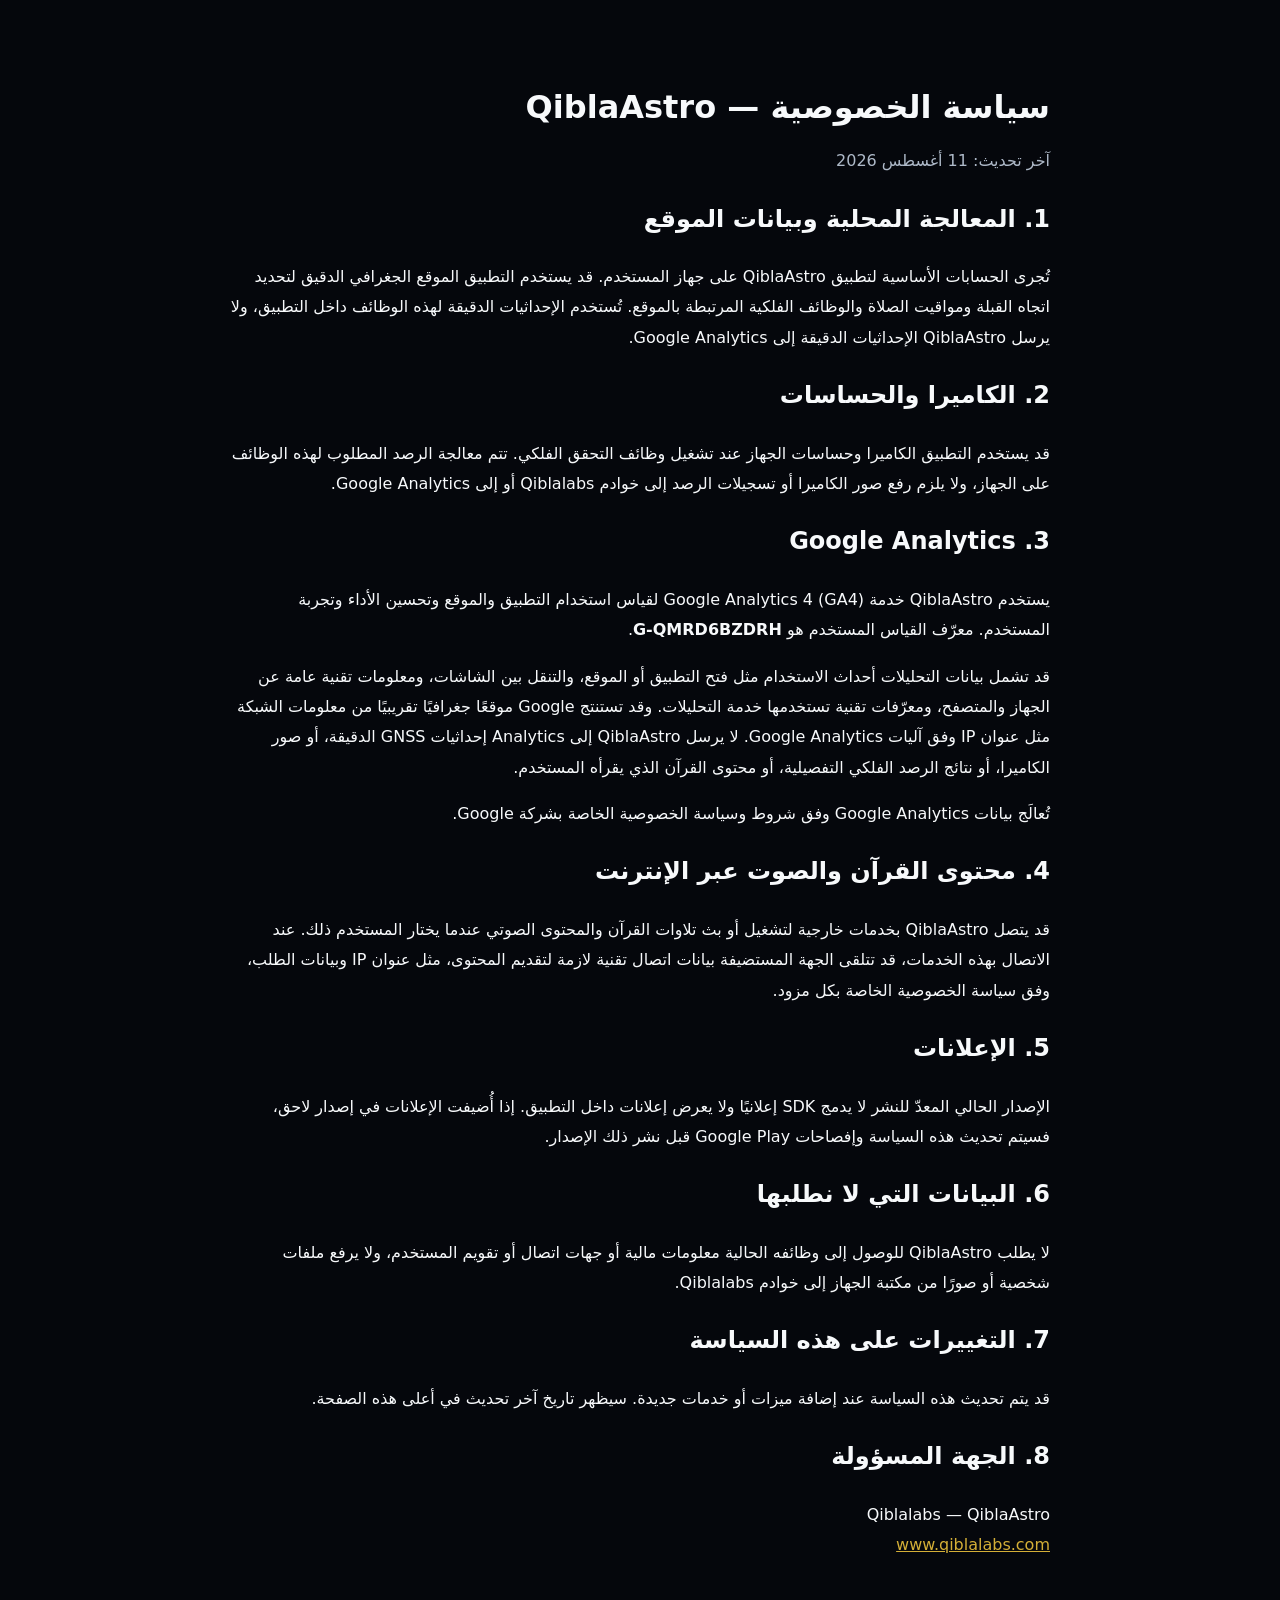
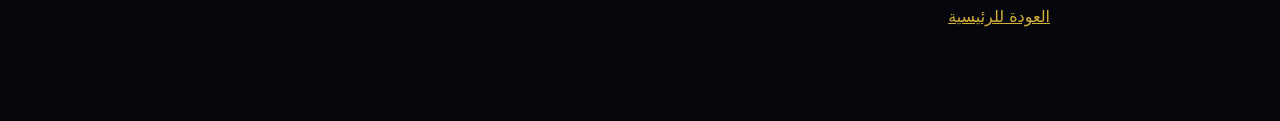
<file: privacy.html>
<!doctype html>
<html lang="ar" dir="rtl">
<head>
  <meta charset="utf-8">
  <meta name="viewport" content="width=device-width,initial-scale=1">
  <title>سياسة الخصوصية — Qiblalabs</title>
  <meta name="description" content="سياسة الخصوصية لتطبيق QiblaAstro من Qiblalabs">
</head>
<body style="margin:0;background:#05070c;color:#f7f9fb;font-family:system-ui,-apple-system,BlinkMacSystemFont,'Segoe UI',sans-serif;line-height:1.9">
<main style="max-width:820px;margin:auto;padding:56px 24px 72px">
  <h1 style="margin-bottom:8px">سياسة الخصوصية — QiblaAstro</h1>
  <p style="color:#aeb9c8;margin-top:0">آخر تحديث: 11 أغسطس 2026</p>

  <h2>1. المعالجة المحلية وبيانات الموقع</h2>
  <p>تُجرى الحسابات الأساسية لتطبيق QiblaAstro على جهاز المستخدم. قد يستخدم التطبيق الموقع الجغرافي الدقيق لتحديد اتجاه القبلة ومواقيت الصلاة والوظائف الفلكية المرتبطة بالموقع. تُستخدم الإحداثيات الدقيقة لهذه الوظائف داخل التطبيق، ولا يرسل QiblaAstro الإحداثيات الدقيقة إلى Google Analytics.</p>

  <h2>2. الكاميرا والحساسات</h2>
  <p>قد يستخدم التطبيق الكاميرا وحساسات الجهاز عند تشغيل وظائف التحقق الفلكي. تتم معالجة الرصد المطلوب لهذه الوظائف على الجهاز، ولا يلزم رفع صور الكاميرا أو تسجيلات الرصد إلى خوادم Qiblalabs أو إلى Google Analytics.</p>

  <h2>3. Google Analytics</h2>
  <p>يستخدم QiblaAstro خدمة Google Analytics 4 (GA4) لقياس استخدام التطبيق والموقع وتحسين الأداء وتجربة المستخدم. معرّف القياس المستخدم هو <strong>G-QMRD6BZDRH</strong>.</p>
  <p>قد تشمل بيانات التحليلات أحداث الاستخدام مثل فتح التطبيق أو الموقع، والتنقل بين الشاشات، ومعلومات تقنية عامة عن الجهاز والمتصفح، ومعرّفات تقنية تستخدمها خدمة التحليلات. وقد تستنتج Google موقعًا جغرافيًا تقريبيًا من معلومات الشبكة مثل عنوان IP وفق آليات Google Analytics. لا يرسل QiblaAstro إلى Analytics إحداثيات GNSS الدقيقة، أو صور الكاميرا، أو نتائج الرصد الفلكي التفصيلية، أو محتوى القرآن الذي يقرأه المستخدم.</p>
  <p>تُعالَج بيانات Google Analytics وفق شروط وسياسة الخصوصية الخاصة بشركة Google.</p>

  <h2>4. محتوى القرآن والصوت عبر الإنترنت</h2>
  <p>قد يتصل QiblaAstro بخدمات خارجية لتشغيل أو بث تلاوات القرآن والمحتوى الصوتي عندما يختار المستخدم ذلك. عند الاتصال بهذه الخدمات، قد تتلقى الجهة المستضيفة بيانات اتصال تقنية لازمة لتقديم المحتوى، مثل عنوان IP وبيانات الطلب، وفق سياسة الخصوصية الخاصة بكل مزود.</p>

  <h2>5. الإعلانات</h2>
  <p>الإصدار الحالي المعدّ للنشر لا يدمج SDK إعلانيًا ولا يعرض إعلانات داخل التطبيق. إذا أُضيفت الإعلانات في إصدار لاحق، فسيتم تحديث هذه السياسة وإفصاحات Google Play قبل نشر ذلك الإصدار.</p>

  <h2>6. البيانات التي لا نطلبها</h2>
  <p>لا يطلب QiblaAstro للوصول إلى وظائفه الحالية معلومات مالية أو جهات اتصال أو تقويم المستخدم، ولا يرفع ملفات شخصية أو صورًا من مكتبة الجهاز إلى خوادم Qiblalabs.</p>

  <h2>7. التغييرات على هذه السياسة</h2>
  <p>قد يتم تحديث هذه السياسة عند إضافة ميزات أو خدمات جديدة. سيظهر تاريخ آخر تحديث في أعلى هذه الصفحة.</p>

  <h2>8. الجهة المسؤولة</h2>
  <p>Qiblalabs — QiblaAstro<br><a style="color:#d4af37" href="https://qiblalabs.com/">www.qiblalabs.com</a></p>

  <p style="margin-top:42px"><a style="color:#d4af37" href="/">العودة للرئيسية</a></p>
</main>
</body>
</html>
</file>
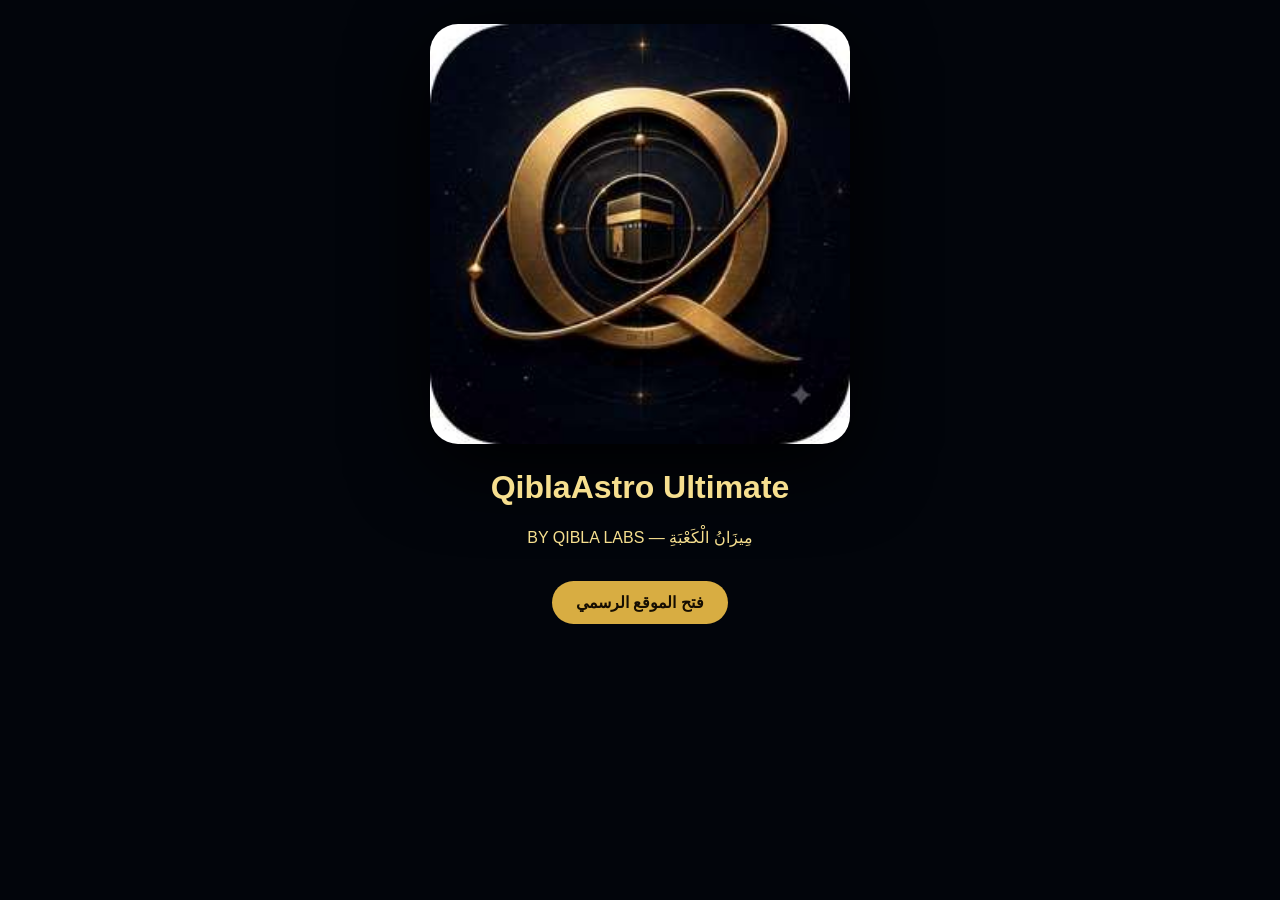
<file: share.html>
<!doctype html>
<html lang="ar" dir="rtl">
<head>
<meta charset="utf-8">
<meta name="viewport" content="width=device-width,initial-scale=1">
<title>QiblaAstro Ultimate — مِيزَانُ الْكَعْبَةِ</title>
<meta name="description" content="منصة القبلة الحسابية الرقمية والتحقق الفلكي بالشمس أو القمر — BY QIBLA LABS">
<link rel="canonical" href="https://qiblalabs.com/share.html">
<link rel="icon" type="image/jpeg" href="https://qiblalabs.com/images/qiblalabs-share.jpg?v=5">
<link rel="apple-touch-icon" href="https://qiblalabs.com/images/qiblalabs-share.jpg?v=5">
<meta property="og:type" content="website">
<meta property="og:site_name" content="Qibla Labs">
<meta property="og:locale" content="ar_AR">
<meta property="og:url" content="https://qiblalabs.com/share.html?v=5">
<meta property="og:title" content="QiblaAstro Ultimate — مِيزَانُ الْكَعْبَةِ">
<meta property="og:description" content="منصة القبلة الحسابية الرقمية والتحقق الفلكي بالشمس أو القمر — BY QIBLA LABS">
<meta property="og:image" content="https://qiblalabs.com/images/qiblalabs-share.jpg?v=5">
<meta property="og:image:secure_url" content="https://qiblalabs.com/images/qiblalabs-share.jpg?v=5">
<meta property="og:image:type" content="image/jpeg">
<meta property="og:image:width" content="256">
<meta property="og:image:height" content="256">
<meta property="og:image:alt" content="شعار QiblaAstro Ultimate">
<meta name="twitter:card" content="summary_large_image">
<meta name="twitter:title" content="QiblaAstro Ultimate — مِيزَانُ الْكَعْبَةِ">
<meta name="twitter:description" content="Astronomical Qibla Platform by Qibla Labs">
<meta name="twitter:image" content="https://qiblalabs.com/images/qiblalabs-share.jpg?v=5">
<style>html,body{margin:0;min-height:100%;background:#02050b;color:#f6df8f;font-family:Tahoma,Arial,sans-serif}body{display:grid;place-items:center;text-align:center;padding:24px}.box{max-width:560px}.box img{width:min(420px,88vw);border-radius:28px;box-shadow:0 20px 80px #000}.box a{display:inline-block;margin-top:18px;padding:12px 24px;border-radius:999px;background:#d8ad42;color:#160e02;text-decoration:none;font-weight:900}</style>
</head>
<body><div class="box"><img src="images/qiblalabs-share.jpg?v=5" alt="QiblaAstro Ultimate"><h1>QiblaAstro Ultimate</h1><p>مِيزَانُ الْكَعْبَةِ — BY QIBLA LABS</p><a href="https://qiblalabs.com/">فتح الموقع الرسمي</a></div></body>
</html>
</file>
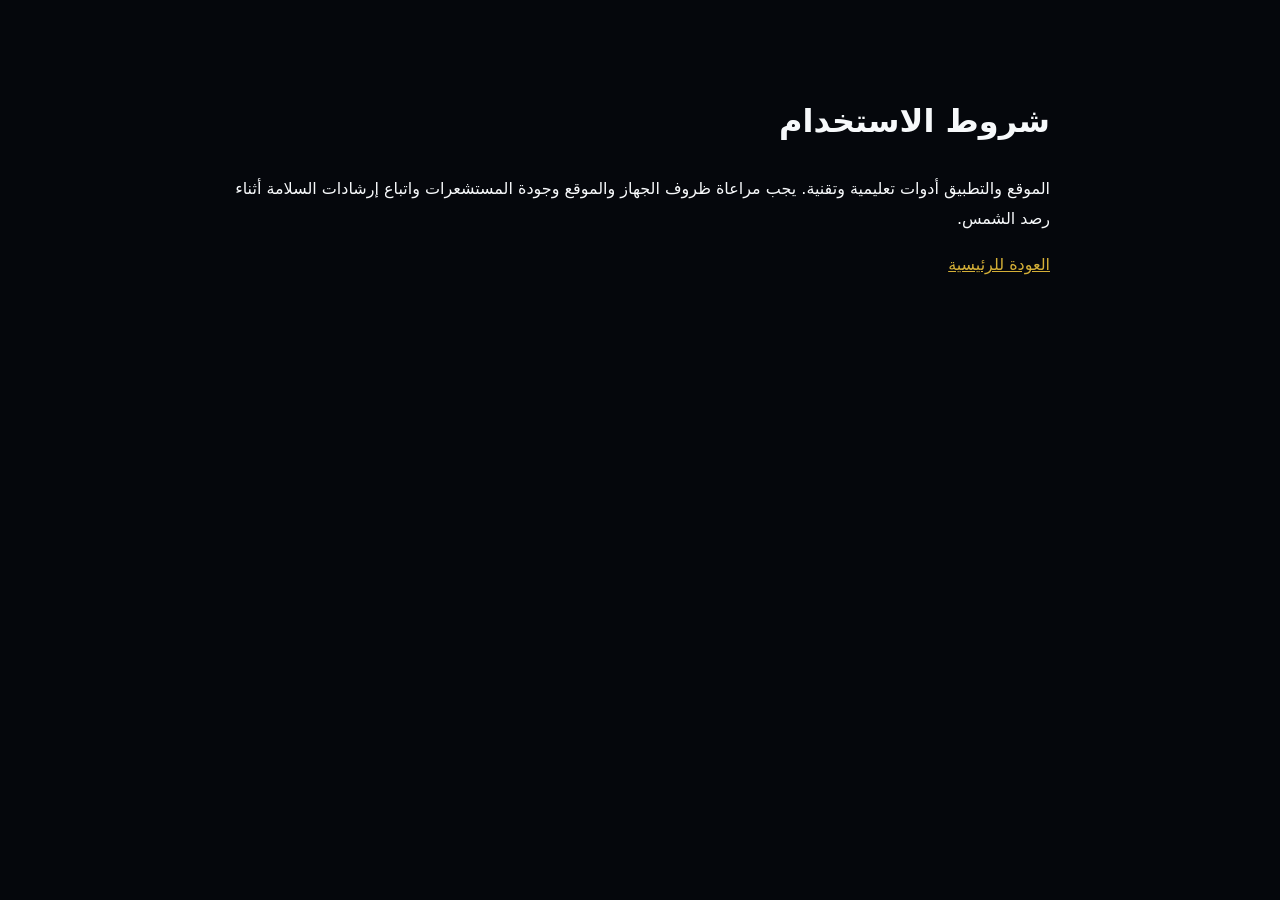
<file: terms.html>
<!doctype html><html lang="ar" dir="rtl"><meta charset="utf-8"><meta name="viewport" content="width=device-width,initial-scale=1"><title>الشروط — Qibla Labs</title><body style="margin:0;background:#05070c;color:#f7f9fb;font-family:system-ui;line-height:1.9"><main style="max-width:820px;margin:auto;padding:70px 24px"><h1>شروط الاستخدام</h1><p>الموقع والتطبيق أدوات تعليمية وتقنية. يجب مراعاة ظروف الجهاز والموقع وجودة المستشعرات واتباع إرشادات السلامة أثناء رصد الشمس.</p><a style="color:#d4af37" href="/">العودة للرئيسية</a></main></body></html>
</file>
